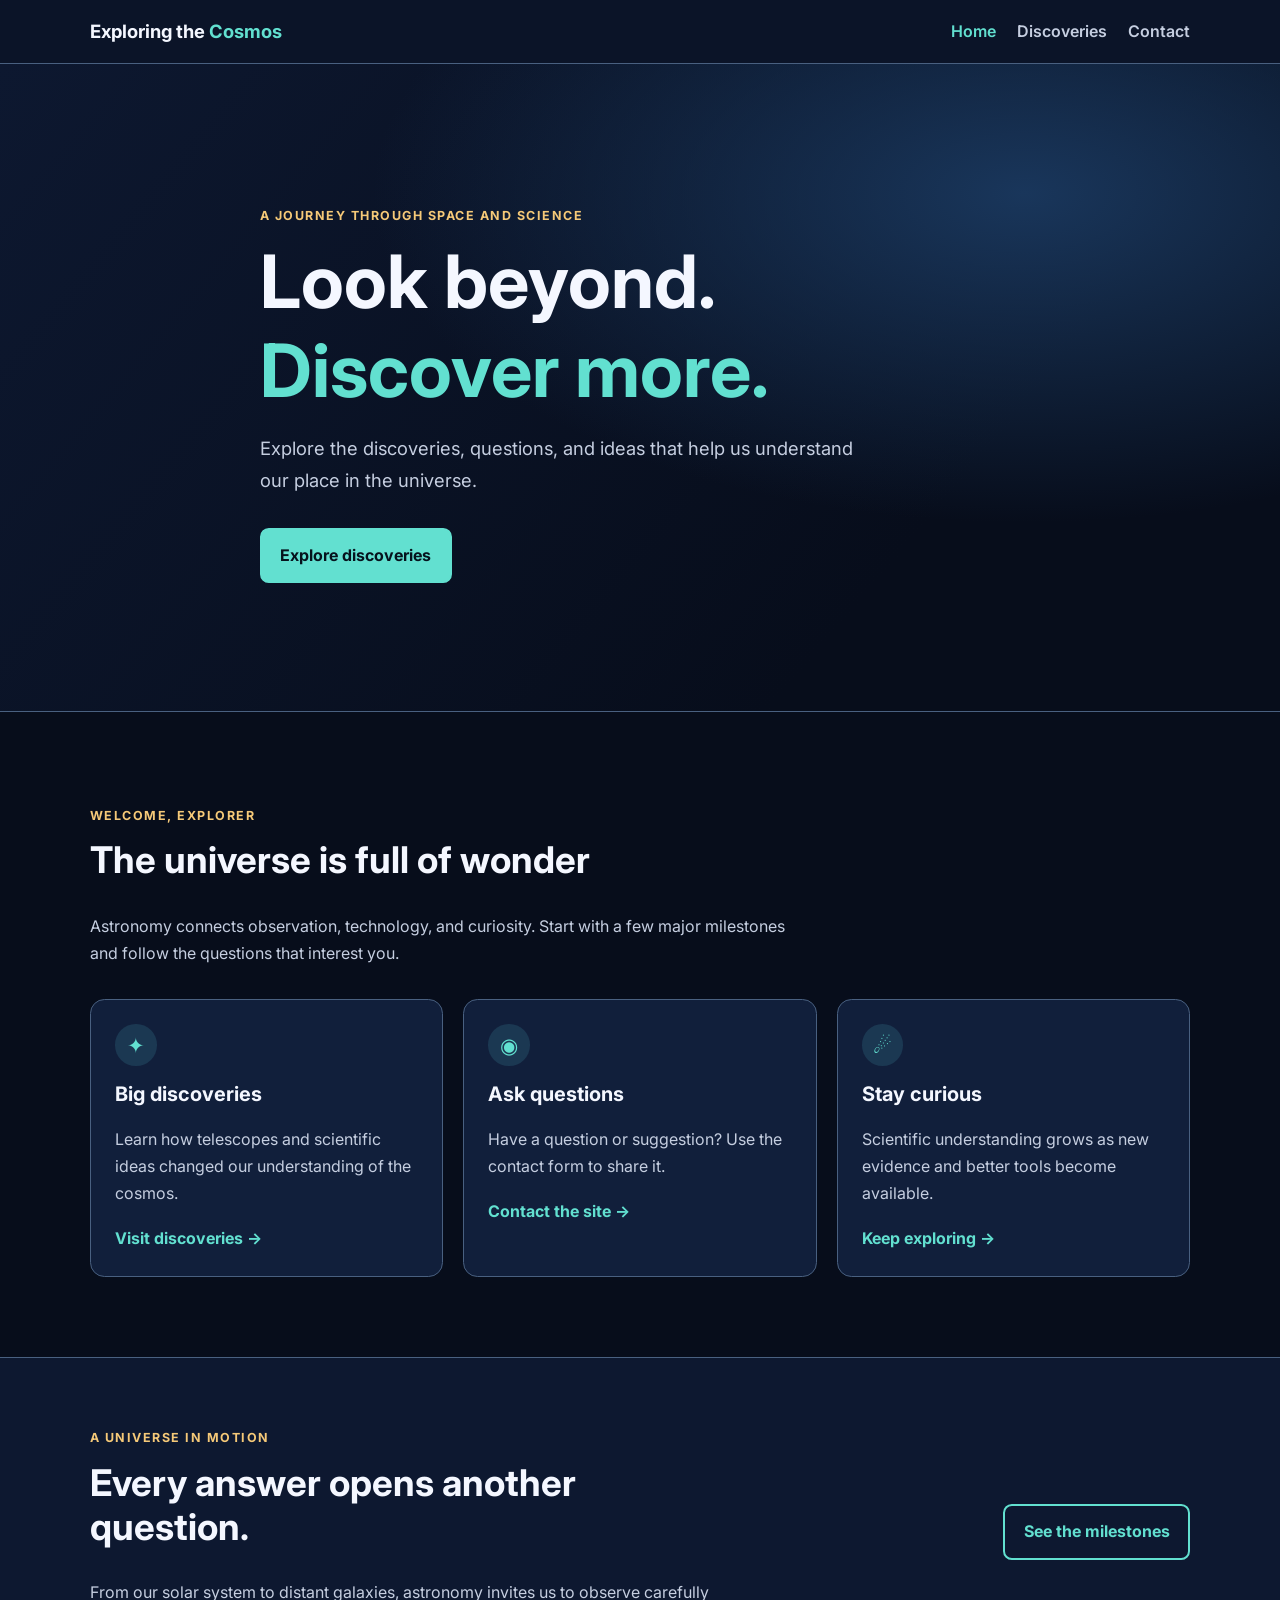
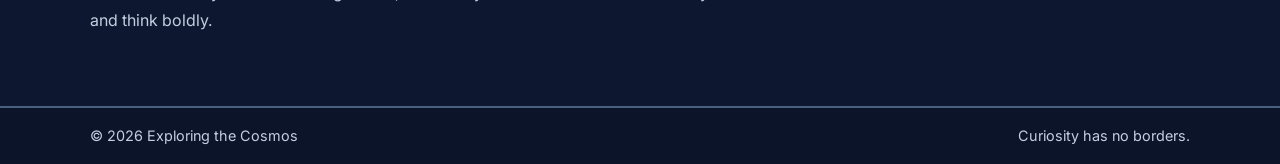
<file: index.html>
<!doctype html>
<html lang="en">
<head>
  <meta charset="utf-8">
  <meta name="viewport" content="width=device-width, initial-scale=1">
  <meta name="description" content="Explore astronomy discoveries, space science, and the universe.">
  <title>Exploring the Cosmos | Home</title>
  <link rel="preconnect" href="https://fonts.googleapis.com">
  <link rel="preconnect" href="https://fonts.gstatic.com" crossorigin>
  <link href="https://fonts.googleapis.com/css2?family=Inter:wght@400;500;600;700&display=swap" rel="stylesheet">
  <link rel="stylesheet" href="style.css">
</head>
<body>
  <a class="skip-link" href="#main-content">Skip to main content</a>
  <header class="site-header">
    <div class="container header-inner">
      <a class="brand" href="index.html">Exploring the <span>Cosmos</span></a>
      <nav class="site-nav" aria-label="Main navigation">
        <ul>
          <li><a href="index.html" aria-current="page">Home</a></li>
          <li><a href="discoveries.html">Discoveries</a></li>
          <li><a href="contact.html">Contact</a></li>
        </ul>
      </nav>
    </div>
  </header>
  <main id="main-content">
    <section class="hero">
      <div class="container hero-content">
        <p class="eyebrow">A journey through space and science</p>
        <h1>Look beyond. <span>Discover more.</span></h1>
        <p class="hero-copy">Explore the discoveries, questions, and ideas that help us understand our place in the universe.</p>
        <a class="button" href="discoveries.html">Explore discoveries</a>
      </div>
    </section>
    <section class="section container" aria-labelledby="welcome-title">
      <div class="section-heading">
        <p class="eyebrow">Welcome, explorer</p>
        <h2 id="welcome-title">The universe is full of wonder</h2>
        <p>Astronomy connects observation, technology, and curiosity. Start with a few major milestones and follow the questions that interest you.</p>
      </div>
      <div class="card-grid">
        <article class="content-card">
          <span class="card-icon" aria-hidden="true">✦</span>
          <h3>Big discoveries</h3>
          <p>Learn how telescopes and scientific ideas changed our understanding of the cosmos.</p>
          <a class="text-link" href="discoveries.html">Visit discoveries <span aria-hidden="true">→</span></a>
        </article>
        <article class="content-card">
          <span class="card-icon" aria-hidden="true">◉</span>
          <h3>Ask questions</h3>
          <p>Have a question or suggestion? Use the contact form to share it.</p>
          <a class="text-link" href="contact.html">Contact the site <span aria-hidden="true">→</span></a>
        </article>
        <article class="content-card">
          <span class="card-icon" aria-hidden="true">☄</span>
          <h3>Stay curious</h3>
          <p>Scientific understanding grows as new evidence and better tools become available.</p>
          <a class="text-link" href="discoveries.html">Keep exploring <span aria-hidden="true">→</span></a>
        </article>
      </div>
    </section>
    <section class="feature-band">
      <div class="container feature-layout">
        <div>
          <p class="eyebrow">A universe in motion</p>
          <h2>Every answer opens another question.</h2>
          <p>From our solar system to distant galaxies, astronomy invites us to observe carefully and think boldly.</p>
        </div>
        <a class="button button-outline" href="discoveries.html">See the milestones</a>
      </div>
    </section>
  </main>
  <footer class="site-footer">
    <div class="container footer-inner">
      <p>© 2026 Exploring the Cosmos</p>
      <p>Curiosity has no borders.</p>
    </div>
  </footer>
</body>
</html>
</file>
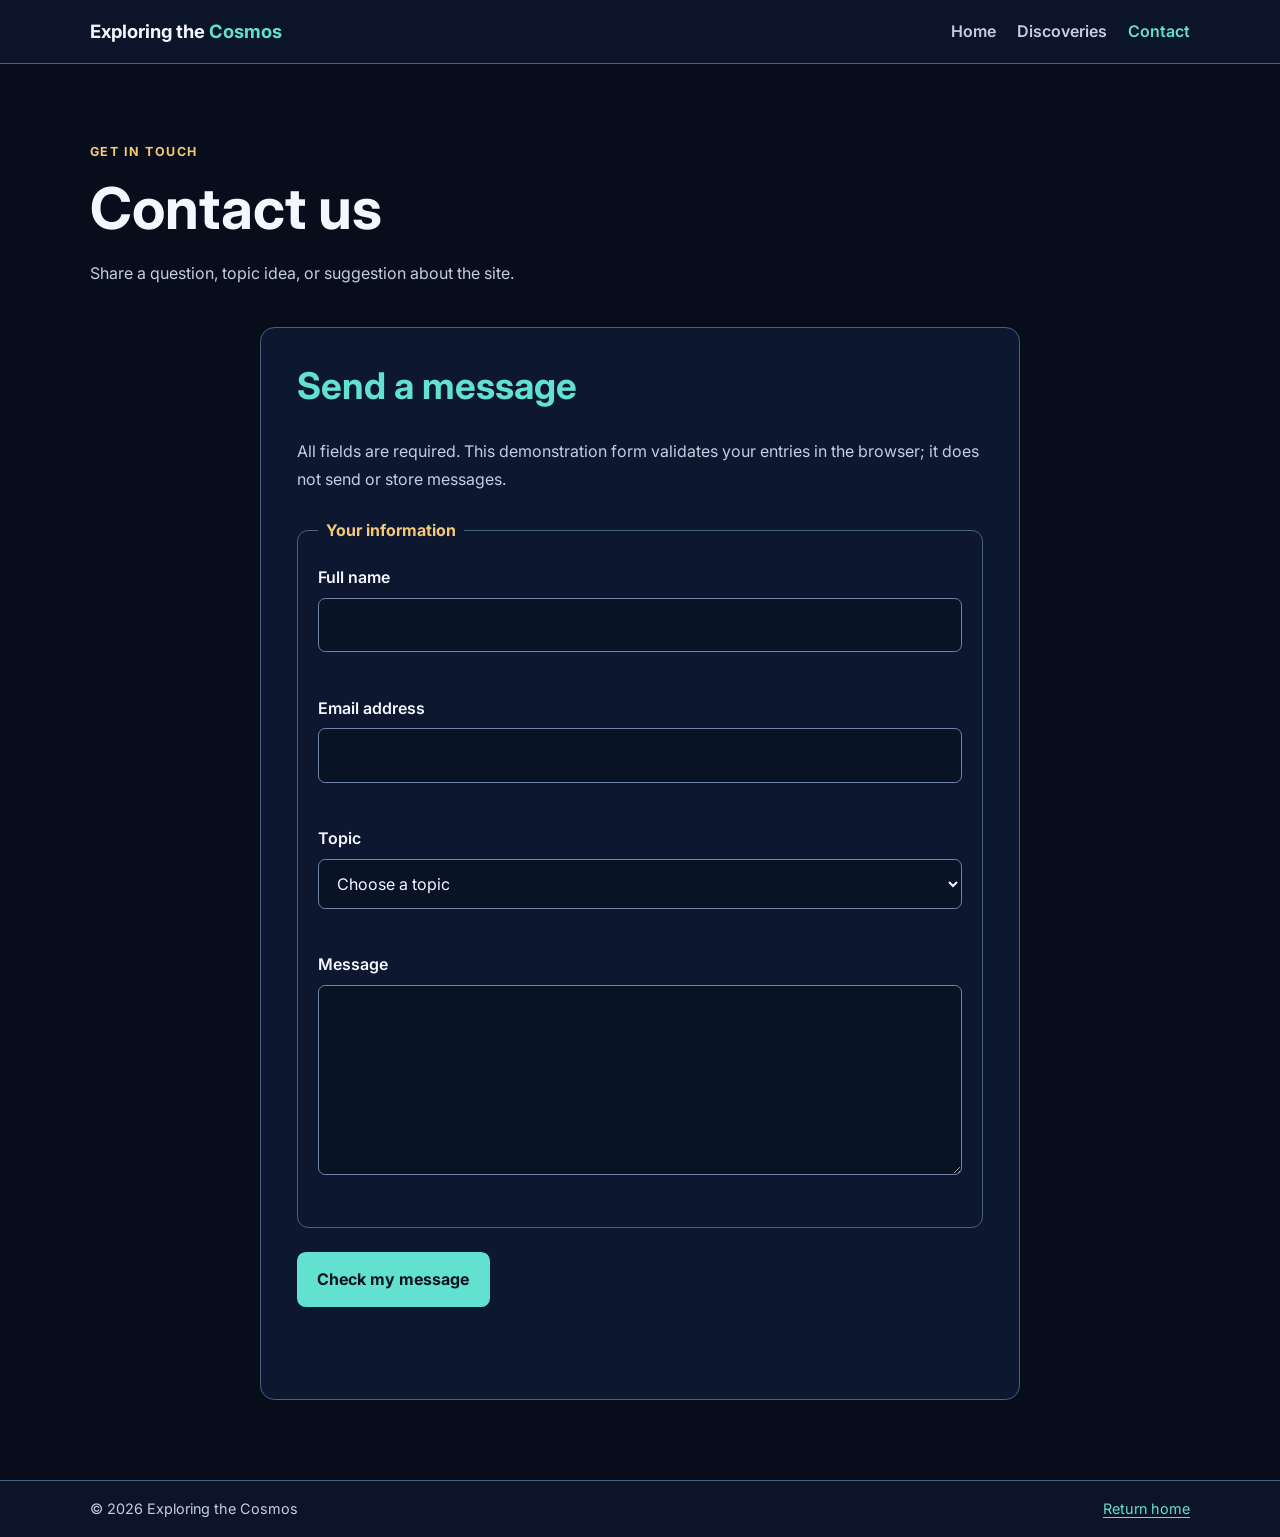
<file: contact.html>
<!doctype html>
<html lang="en">
<head>
  <meta charset="utf-8">
  <meta name="viewport" content="width=device-width, initial-scale=1">
  <meta name="description" content="Contact Exploring the Cosmos with a question or suggestion.">
  <title>Contact | Exploring the Cosmos</title>
  <link rel="preconnect" href="https://fonts.googleapis.com">
  <link rel="preconnect" href="https://fonts.gstatic.com" crossorigin>
  <link href="https://fonts.googleapis.com/css2?family=Inter:wght@400;500;600;700&display=swap" rel="stylesheet">
  <link rel="stylesheet" href="style.css">
  <script src="form.js" defer></script>
</head>
<body>
  <a class="skip-link" href="#main-content">Skip to main content</a>
  <header class="site-header">
    <div class="container header-inner">
      <a class="brand" href="index.html">Exploring the <span>Cosmos</span></a>
      <nav class="site-nav" aria-label="Main navigation">
        <ul>
          <li><a href="index.html">Home</a></li>
          <li><a href="discoveries.html">Discoveries</a></li>
          <li><a href="contact.html" aria-current="page">Contact</a></li>
        </ul>
      </nav>
    </div>
  </header>
  <main id="main-content" class="container page-main">
    <header class="page-intro">
      <p class="eyebrow">Get in touch</p>
      <h1>Contact us</h1>
      <p>Share a question, topic idea, or suggestion about the site.</p>
    </header>
    <section class="form-panel" aria-labelledby="form-heading">
      <h2 id="form-heading">Send a message</h2>
      <p class="form-note">All fields are required. This demonstration form validates your entries in the browser; it does not send or store messages.</p>
      <form id="contact-form" novalidate>
        <fieldset>
          <legend>Your information</legend>
          <div class="form-field">
            <label for="full-name">Full name</label>
            <input id="full-name" name="fullName" type="text" autocomplete="name" required aria-describedby="name-error">
            <small class="field-error" id="name-error"></small>
          </div>
          <div class="form-field">
            <label for="email">Email address</label>
            <input id="email" name="email" type="email" autocomplete="email" required aria-describedby="email-error">
            <small class="field-error" id="email-error"></small>
          </div>
          <div class="form-field">
            <label for="topic">Topic</label>
            <select id="topic" name="topic" required aria-describedby="topic-error">
              <option value="">Choose a topic</option>
              <option value="question">Astronomy question</option>
              <option value="suggestion">Website suggestion</option>
              <option value="other">Other</option>
            </select>
            <small class="field-error" id="topic-error"></small>
          </div>
          <div class="form-field">
            <label for="message">Message</label>
            <textarea id="message" name="message" rows="6" required minlength="10" aria-describedby="message-error"></textarea>
            <small class="field-error" id="message-error"></small>
          </div>
        </fieldset>
        <button class="button" type="submit">Check my message</button>
        <p id="form-status" class="form-status" role="status" aria-live="polite"></p>
      </form>
    </section>
  </main>
  <footer class="site-footer">
    <div class="container footer-inner">
      <p>© 2026 Exploring the Cosmos</p>
      <p><a href="index.html">Return home</a></p>
    </div>
  </footer>
</body>
</html>
</file>
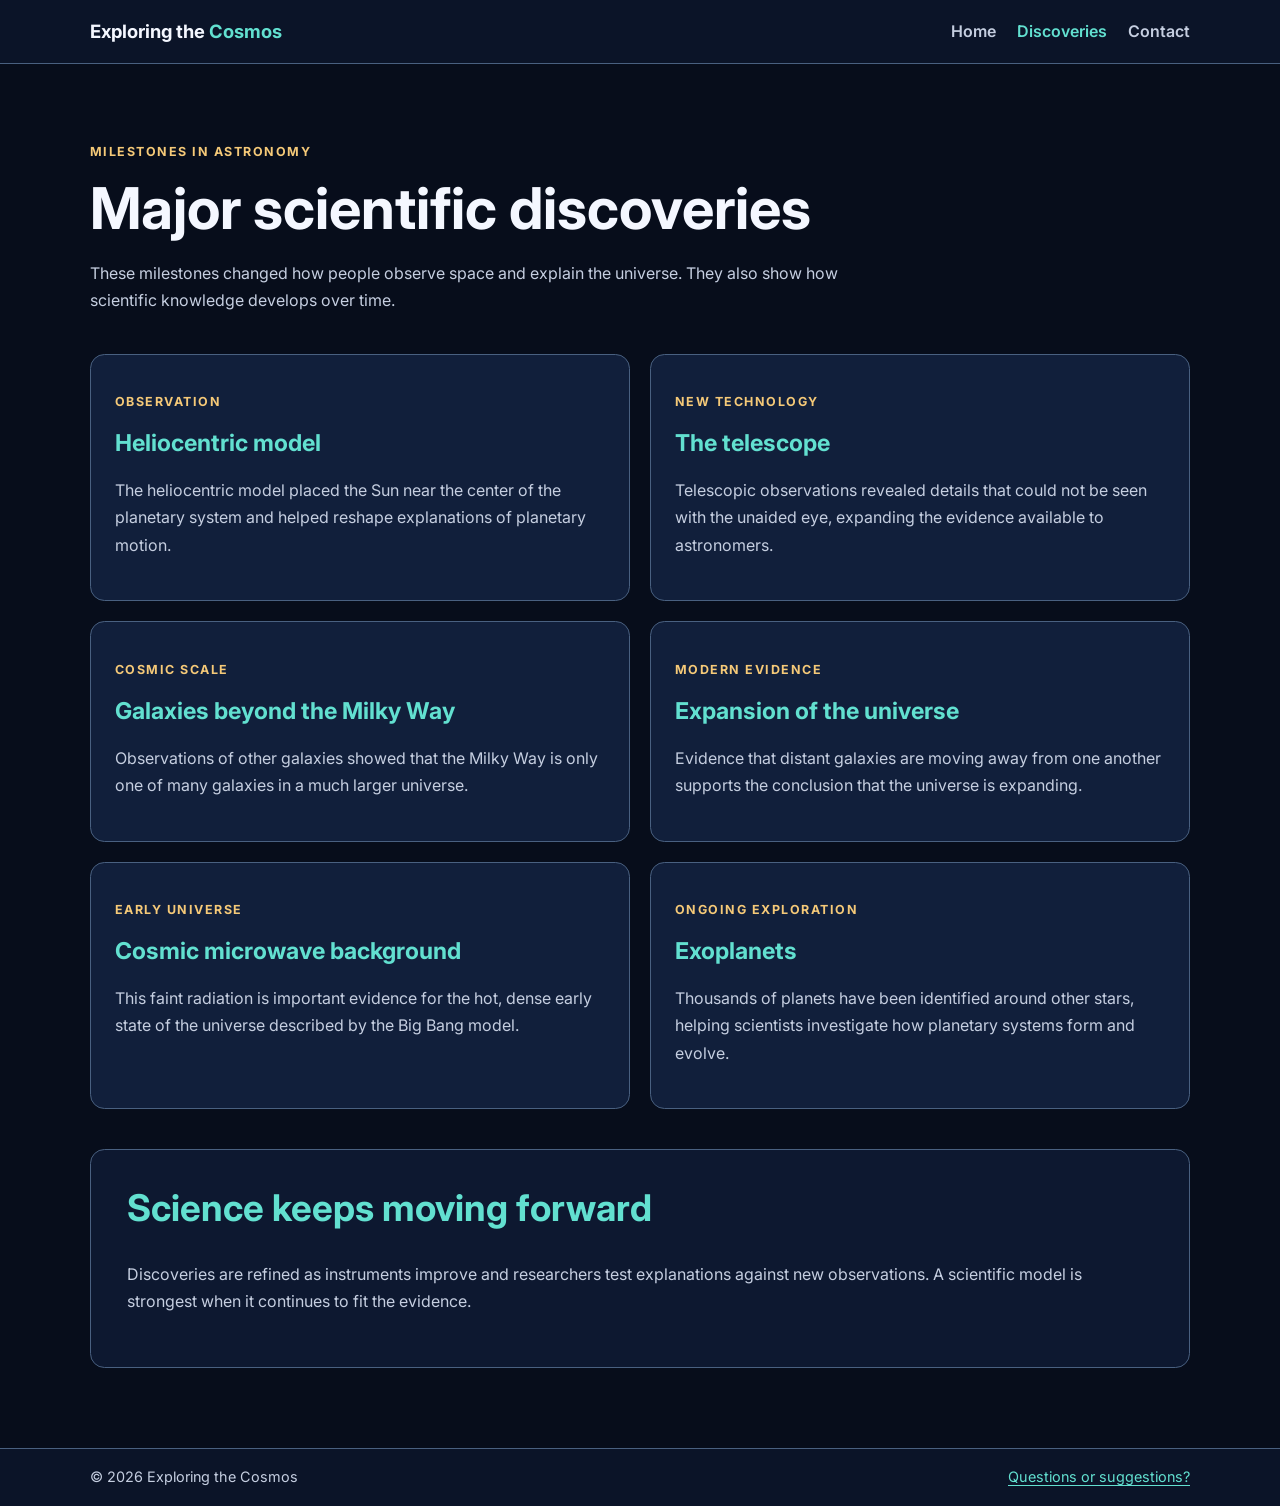
<file: discoveries.html>
<!doctype html>
<html lang="en">
<head>
  <meta charset="utf-8">
  <meta name="viewport" content="width=device-width, initial-scale=1">
  <meta name="description" content="Explore important milestones in astronomy and space science.">
  <title>Major Discoveries | Exploring the Cosmos</title>
  <link rel="preconnect" href="https://fonts.googleapis.com">
  <link rel="preconnect" href="https://fonts.gstatic.com" crossorigin>
  <link href="https://fonts.googleapis.com/css2?family=Inter:wght@400;500;600;700&display=swap" rel="stylesheet">
  <link rel="stylesheet" href="style.css">
</head>
<body>
  <a class="skip-link" href="#main-content">Skip to main content</a>
  <header class="site-header">
    <div class="container header-inner">
      <a class="brand" href="index.html">Exploring the <span>Cosmos</span></a>
      <nav class="site-nav" aria-label="Main navigation">
        <ul>
          <li><a href="index.html">Home</a></li>
          <li><a href="discoveries.html" aria-current="page">Discoveries</a></li>
          <li><a href="contact.html">Contact</a></li>
        </ul>
      </nav>
    </div>
  </header>
  <main id="main-content" class="container page-main">
    <header class="page-intro">
      <p class="eyebrow">Milestones in astronomy</p>
      <h1>Major scientific discoveries</h1>
      <p>These milestones changed how people observe space and explain the universe. They also show how scientific knowledge develops over time.</p>
    </header>
    <section class="card-grid discovery-grid" aria-label="Astronomy discoveries">
      <article class="content-card discovery-card">
        <p class="card-label">Observation</p>
        <h2>Heliocentric model</h2>
        <p>The heliocentric model placed the Sun near the center of the planetary system and helped reshape explanations of planetary motion.</p>
      </article>
      <article class="content-card discovery-card">
        <p class="card-label">New technology</p>
        <h2>The telescope</h2>
        <p>Telescopic observations revealed details that could not be seen with the unaided eye, expanding the evidence available to astronomers.</p>
      </article>
      <article class="content-card discovery-card">
        <p class="card-label">Cosmic scale</p>
        <h2>Galaxies beyond the Milky Way</h2>
        <p>Observations of other galaxies showed that the Milky Way is only one of many galaxies in a much larger universe.</p>
      </article>
      <article class="content-card discovery-card">
        <p class="card-label">Modern evidence</p>
        <h2>Expansion of the universe</h2>
        <p>Evidence that distant galaxies are moving away from one another supports the conclusion that the universe is expanding.</p>
      </article>
      <article class="content-card discovery-card">
        <p class="card-label">Early universe</p>
        <h2>Cosmic microwave background</h2>
        <p>This faint radiation is important evidence for the hot, dense early state of the universe described by the Big Bang model.</p>
      </article>
      <article class="content-card discovery-card">
        <p class="card-label">Ongoing exploration</p>
        <h2>Exoplanets</h2>
        <p>Thousands of planets have been identified around other stars, helping scientists investigate how planetary systems form and evolve.</p>
      </article>
    </section>
    <aside class="note-panel">
      <h2>Science keeps moving forward</h2>
      <p>Discoveries are refined as instruments improve and researchers test explanations against new observations. A scientific model is strongest when it continues to fit the evidence.</p>
    </aside>
  </main>
  <footer class="site-footer">
    <div class="container footer-inner">
      <p>© 2026 Exploring the Cosmos</p>
      <p><a href="contact.html">Questions or suggestions?</a></p>
    </div>
  </footer>
</body>
</html>
</file>
<file: style.css>
/* Shared styles for Exploring the Cosmos — Milestone 2 */
:root {
  color-scheme: dark;
  --bg: #070D1B;
  --surface: #0D1830;
  --card: #111F3B;
  --card-hover: #172847;
  --text: #F4F7FF;
  --muted: #C5CEE0;
  --teal: #62E0D0;
  --gold: #F5C978;
  --border: #496080;
  --danger: #FF9B9B;
  font-family: Inter, Arial, sans-serif;
}
* { box-sizing: border-box; }
html { scroll-behavior: smooth; }
body { margin: 0; background: var(--bg); color: var(--text); line-height: 1.7; }
a { color: var(--teal); text-underline-offset: .2em; }
a:hover { color: var(--gold); }
a:focus-visible, button:focus-visible, input:focus-visible, select:focus-visible, textarea:focus-visible {
  outline: 3px solid var(--gold); outline-offset: 3px;
}
.container { width: min(1100px, calc(100% - 2.5rem)); margin-inline: auto; }
.skip-link { position: absolute; left: 1rem; top: -5rem; z-index: 10; padding: .7rem 1rem; background: var(--gold); color: #111; border-radius: .5rem; }
.skip-link:focus { top: 1rem; }
.site-header { background: #0B1428; border-bottom: 1px solid var(--border); }
.header-inner, .footer-inner { display: flex; align-items: center; justify-content: space-between; gap: 1.5rem; padding-block: 1rem; }
.brand { color: var(--text); font-weight: 700; font-size: 1.15rem; text-decoration: none; }
.brand span, h1 span { color: var(--teal); }
.site-nav ul { display: flex; flex-wrap: wrap; gap: 1.3rem; list-style: none; padding: 0; margin: 0; }
.site-nav a { color: var(--muted); text-decoration: none; font-weight: 600; }
.site-nav a[aria-current="page"], .site-nav a:hover { color: var(--teal); }
.hero { padding: clamp(4rem, 10vw, 8rem) 0; background: radial-gradient(ellipse at 80% 20%, #19365B 0, transparent 45%), linear-gradient(130deg, #0D1830, #070D1B 72%); border-bottom: 1px solid var(--border); }
.hero-content { max-width: 760px; }
.eyebrow, .card-label { color: var(--gold); text-transform: uppercase; letter-spacing: .12em; font-size: .78rem; font-weight: 700; }
h1, h2, h3 { line-height: 1.2; margin-top: 0; }
h1 { font-size: clamp(2.4rem, 6vw, 4.6rem); margin-bottom: 1rem; }
h2 { font-size: clamp(1.65rem, 3vw, 2.3rem); }
h3 { font-size: 1.25rem; }
p { color: var(--muted); }
.hero-copy { max-width: 620px; font-size: 1.15rem; margin-bottom: 2rem; }
.button { display: inline-block; border: 2px solid var(--teal); border-radius: .55rem; padding: .75rem 1.15rem; background: var(--teal); color: #06131D; font: inherit; font-weight: 700; text-decoration: none; cursor: pointer; }
.button:hover { background: var(--gold); border-color: var(--gold); color: #111; }
.button-outline { background: transparent; color: var(--teal); }
.section { padding-block: 5rem; }
.section-heading { max-width: 700px; margin-bottom: 2rem; }
.card-grid { display: grid; grid-template-columns: repeat(3, minmax(0, 1fr)); gap: 1.25rem; }
.content-card { padding: 1.5rem; background: var(--card); border: 1px solid var(--border); border-radius: .9rem; }
.content-card:hover { background: var(--card-hover); }
.content-card p { margin-bottom: 1.1rem; }
.card-icon { display: inline-grid; place-items: center; width: 2.6rem; height: 2.6rem; margin-bottom: 1rem; border-radius: 50%; background: #1B3852; color: var(--teal); font-size: 1.3rem; }
.text-link { font-weight: 700; text-decoration: none; }
.feature-band { background: var(--surface); border-block: 1px solid var(--border); padding-block: 3.5rem; }
.feature-layout { display: flex; align-items: center; justify-content: space-between; gap: 2rem; }
.feature-layout > div { max-width: 650px; }
.site-footer { border-top: 1px solid var(--border); background: #0B1428; }
.footer-inner { color: var(--muted); font-size: .9rem; }
.footer-inner p { margin: 0; }
.page-main { padding-block: 4rem 5rem; }
.page-intro { max-width: 760px; margin-bottom: 2.5rem; }
.page-intro h1 { font-size: clamp(2.2rem, 5vw, 3.6rem); }
.discovery-grid { grid-template-columns: repeat(2, minmax(0, 1fr)); }
.discovery-card h2 { font-size: 1.45rem; color: var(--teal); }
.card-label { margin-bottom: .7rem; }
.note-panel, .form-panel { margin-top: 2.5rem; padding: clamp(1.25rem, 4vw, 2.25rem); background: var(--surface); border: 1px solid var(--border); border-radius: .9rem; }
.note-panel h2, .form-panel h2 { color: var(--teal); }
.form-panel { max-width: 760px; margin-inline: auto; }
.form-note { margin-bottom: 1.5rem; }
fieldset { border: 1px solid var(--border); border-radius: .7rem; padding: 1.25rem; margin: 0 0 1.5rem; }
legend { color: var(--gold); font-weight: 700; padding-inline: .5rem; }
.form-field { margin-bottom: 1.2rem; }
.form-field:last-child { margin-bottom: 0; }
label { display: block; color: var(--text); font-weight: 600; margin-bottom: .4rem; }
input, select, textarea { width: 100%; padding: .8rem .9rem; border: 1px solid #7186A6; border-radius: .45rem; background: #081326; color: var(--text); font: inherit; }
textarea { resize: vertical; }
input[aria-invalid="true"], select[aria-invalid="true"], textarea[aria-invalid="true"] { border-color: var(--danger); }
.field-error { display: block; min-height: 1.2rem; color: var(--danger); margin-top: .25rem; }
.form-status { min-height: 1.5rem; font-weight: 600; }
.form-status.success { color: var(--teal); }
.form-status.error { color: var(--danger); }
@media (max-width: 768px) {
  .header-inner { align-items: flex-start; flex-direction: column; }
  .card-grid { grid-template-columns: repeat(2, minmax(0, 1fr)); }
  .feature-layout { align-items: flex-start; flex-direction: column; }
}
@media (max-width: 480px) {
  .container { width: min(100% - 1.5rem, 1100px); }
  .site-nav ul { gap: .8rem; }
  .card-grid, .discovery-grid { grid-template-columns: 1fr; }
  .section, .page-main { padding-block: 3rem; }
  .footer-inner { align-items: flex-start; flex-direction: column; gap: .35rem; }
}
@media (min-width: 1200px) {
  .container { width: min(1100px, calc(100% - 4rem)); }
}
@media (prefers-reduced-motion: reduce) {
  *, *::before, *::after { scroll-behavior: auto !important; animation-duration: .01ms !important; animation-iteration-count: 1 !important; transition-duration: .01ms !important; }
}
</file>
